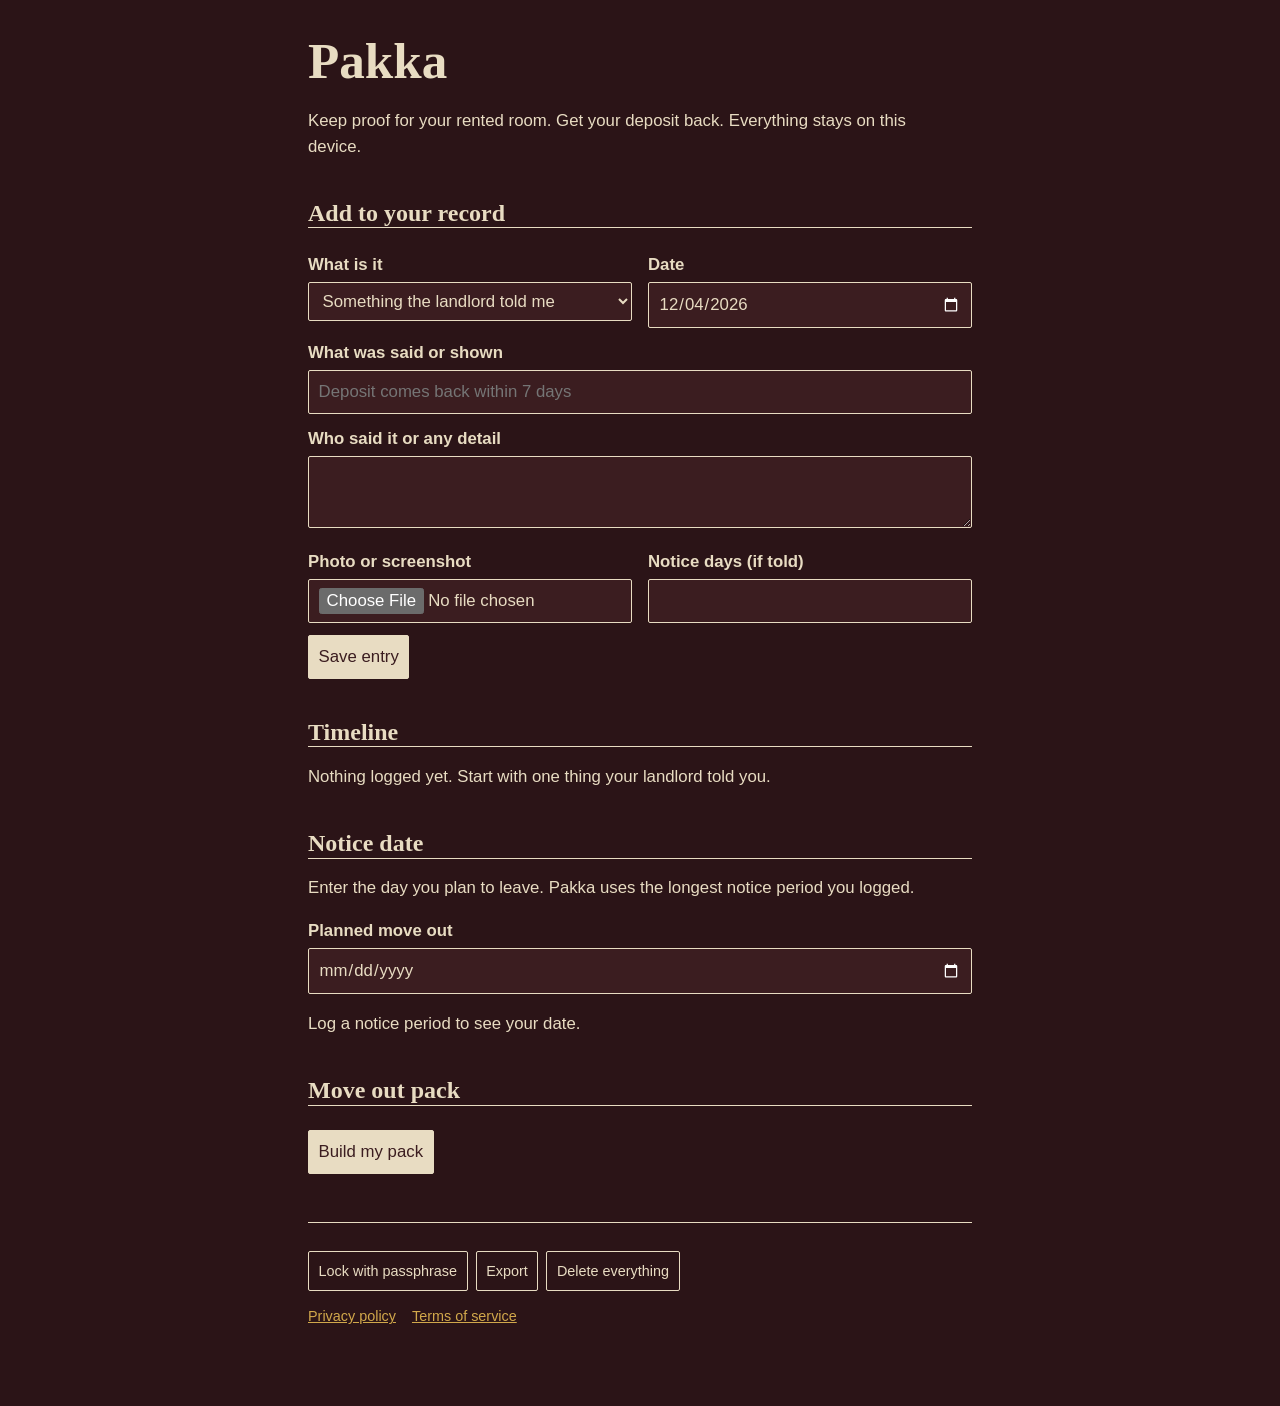
<file: index.html>
<!doctype html>
<html lang="en"><head><meta charset="utf-8">
<meta name="viewport" content="width=device-width,initial-scale=1">
<meta http-equiv="Content-Security-Policy" content="default-src 'none';img-src data: blob:;style-src 'self';script-src 'self';connect-src 'none';form-action 'none';base-uri 'none'">
<title>Pakka</title><link rel="stylesheet" href="style.css"></head><body>
<header><h1>Pakka</h1>
<p>Keep proof for your rented room. Get your deposit back. Everything stays on this device.</p></header>
<section id="lock" hidden class="noprint"><h2>Unlock</h2>
<form id="unlock"><label for="up">Passphrase</label><input id="up" type="password" autocomplete="off" required>
<button>Unlock</button><button type="button" class="quiet" id="wipe2">Delete everything</button><p id="lerr"></p></form></section>
<main>
<section class="noprint"><h2>Add to your record</h2>
<form id="f">
<div class="row"><div><label for="kind">What is it</label><select id="kind" name="kind">
<option value="term">Something the landlord told me</option><option value="photo">Room photo</option><option value="payment">Payment proof</option></select></div>
<div><label for="date">Date</label><input id="date" name="date" type="date" required></div></div>
<label for="what">What was said or shown</label><input id="what" name="what" required maxlength="140" placeholder="Deposit comes back within 7 days">
<label for="note">Who said it or any detail</label><textarea id="note" name="note" maxlength="500"></textarea>
<div class="row"><div><label for="pic">Photo or screenshot</label><input id="pic" name="pic" type="file" accept="image/*"></div>
<div><label for="days">Notice days (if told)</label><input id="days" name="days" type="number" min="0" max="365"></div></div>
<button>Save entry</button></form>
<p id="saveError" role="alert" aria-live="polite"></p>
<div id="busy" hidden><div class="sk"></div><div class="sk"></div></div></section>
<section><h2>Timeline</h2><div id="tl"><div class="sk"></div><div class="sk"></div><div class="sk"></div></div></section>
<section class="noprint"><h2>Notice date</h2>
<p>Enter the day you plan to leave. Pakka uses the longest notice period you logged.</p>
<label for="mv">Planned move out</label><input id="mv" type="date"><p id="nt"></p></section>
<section><h2>Move out pack</h2>
<button id="mk" class="noprint">Build my pack</button><button id="pr" class="quiet noprint" hidden>Print or save as PDF</button>
<div id="pack"></div></section>
</main>
<footer class="noprint"><button id="lk" class="quiet">Lock with passphrase</button><button id="ex" class="quiet">Export</button><button id="wipe" class="quiet">Delete everything</button>
<p><a href="privacy.html">Privacy policy</a><a href="terms.html">Terms of service</a></p></footer>
<script src="app.js"></script></body></html>
</file>
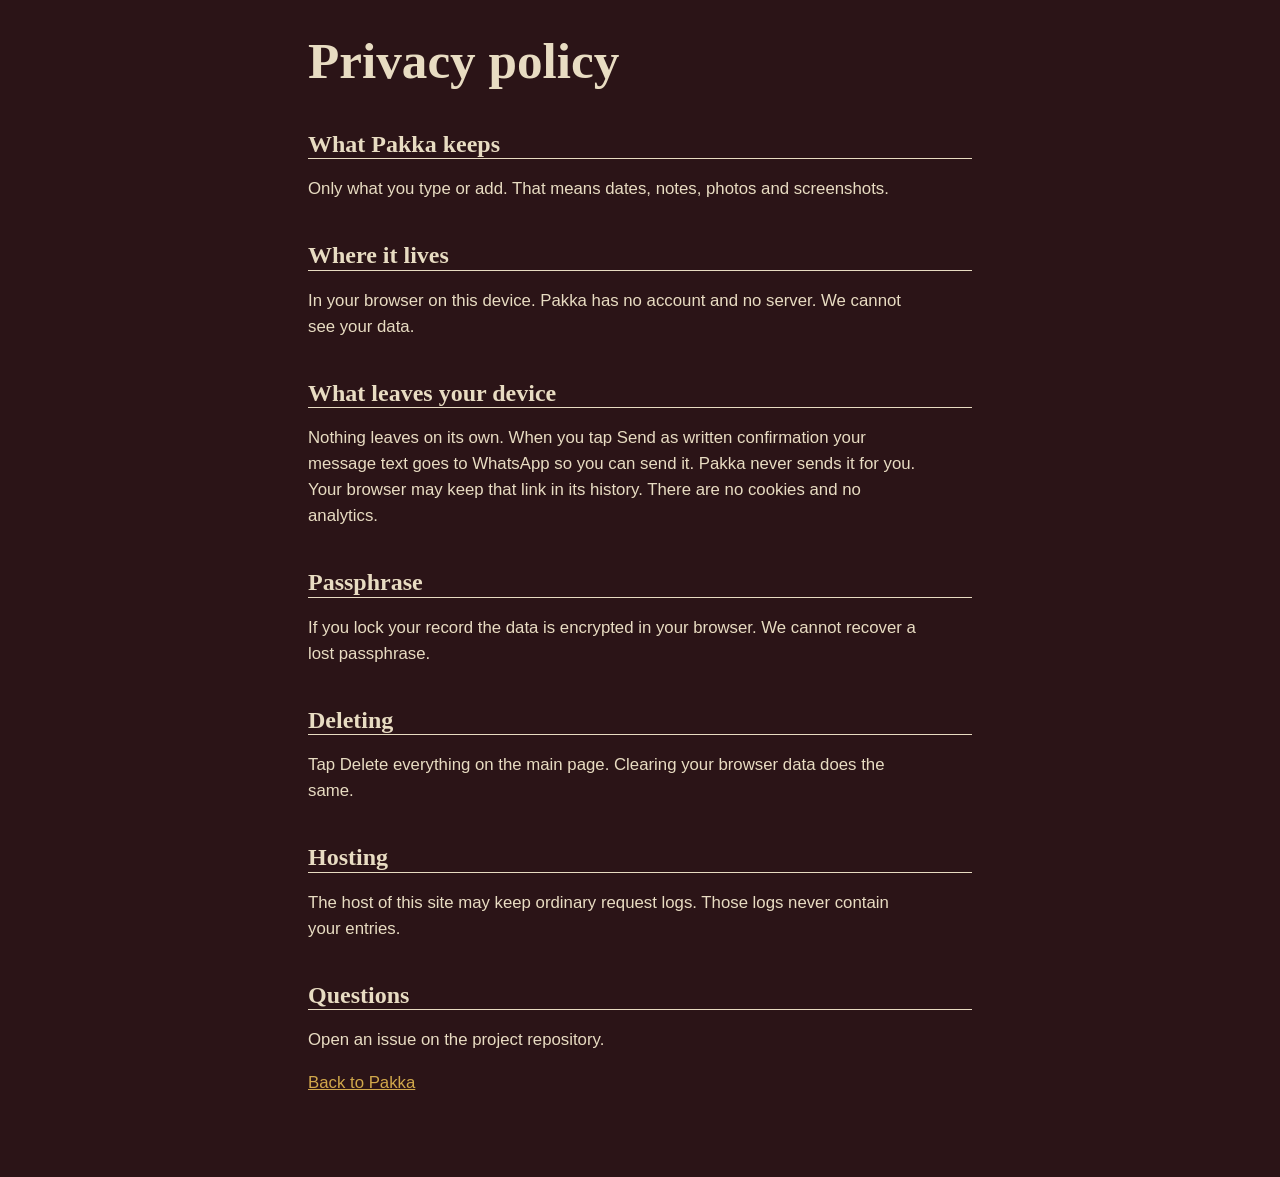
<file: privacy.html>
<!doctype html><html lang="en"><head><meta charset="utf-8"><meta name="viewport" content="width=device-width,initial-scale=1"><title>Privacy policy</title><link rel="stylesheet" href="style.css"></head><body>
<h1>Privacy policy</h1>
<h2>What Pakka keeps</h2><p>Only what you type or add. That means dates, notes, photos and screenshots.</p>
<h2>Where it lives</h2><p>In your browser on this device. Pakka has no account and no server. We cannot see your data.</p>
<h2>What leaves your device</h2><p>Nothing leaves on its own. When you tap Send as written confirmation your message text goes to WhatsApp so you can send it. Pakka never sends it for you. Your browser may keep that link in its history. There are no cookies and no analytics.</p>
<h2>Passphrase</h2><p>If you lock your record the data is encrypted in your browser. We cannot recover a lost passphrase.</p>
<h2>Deleting</h2><p>Tap Delete everything on the main page. Clearing your browser data does the same.</p>
<h2>Hosting</h2><p>The host of this site may keep ordinary request logs. Those logs never contain your entries.</p>
<h2>Questions</h2><p>Open an issue on the project repository.</p>
<p><a href="index.html">Back to Pakka</a></p></body></html>
</file>
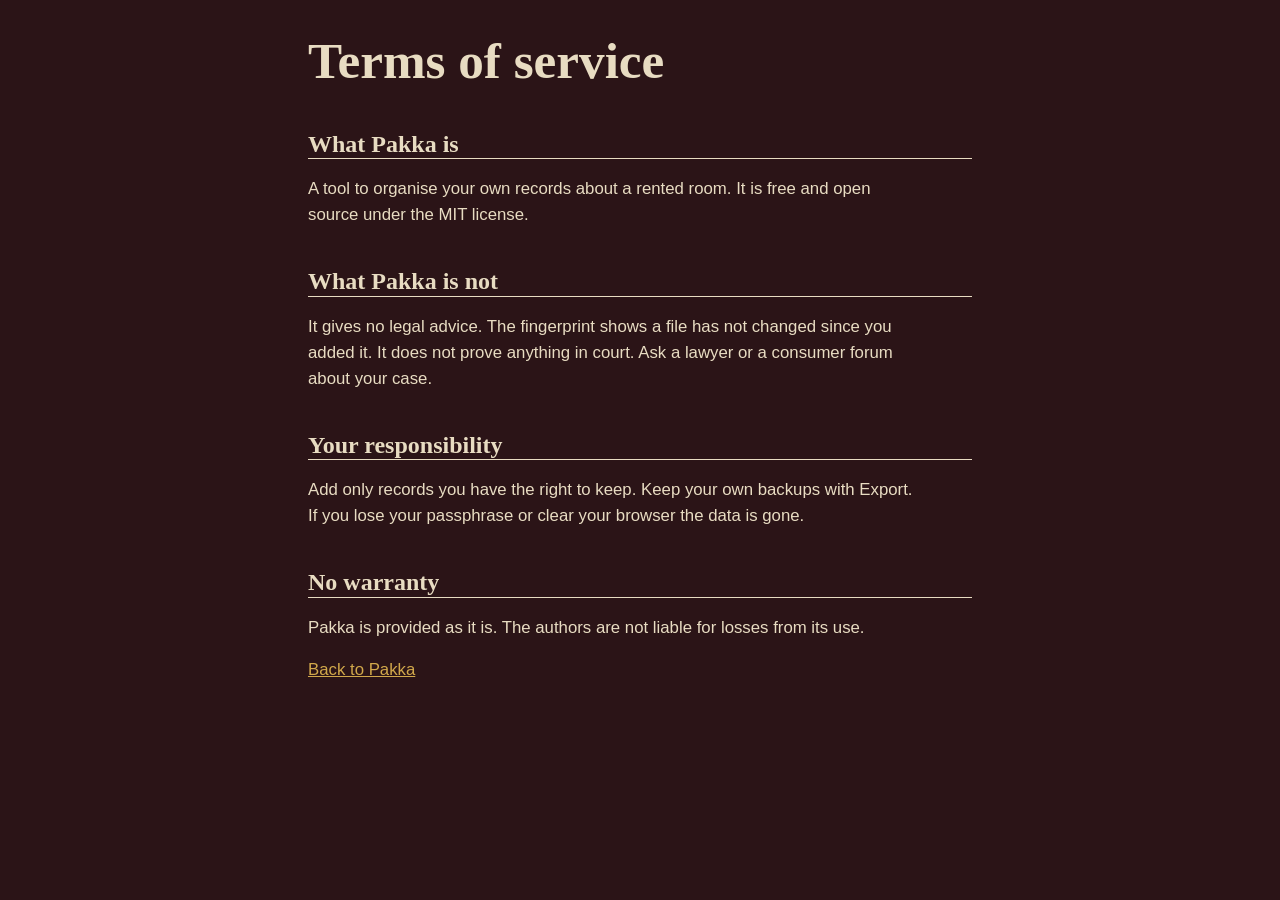
<file: terms.html>
<!doctype html><html lang="en"><head><meta charset="utf-8"><meta name="viewport" content="width=device-width,initial-scale=1"><title>Terms of service</title><link rel="stylesheet" href="style.css"></head><body>
<h1>Terms of service</h1>
<h2>What Pakka is</h2><p>A tool to organise your own records about a rented room. It is free and open source under the MIT license.</p>
<h2>What Pakka is not</h2><p>It gives no legal advice. The fingerprint shows a file has not changed since you added it. It does not prove anything in court. Ask a lawyer or a consumer forum about your case.</p>
<h2>Your responsibility</h2><p>Add only records you have the right to keep. Keep your own backups with Export. If you lose your passphrase or clear your browser the data is gone.</p>
<h2>No warranty</h2><p>Pakka is provided as it is. The authors are not liable for losses from its use.</p>
<p><a href="index.html">Back to Pakka</a></p></body></html>
</file>
<file: style.css>
:root{color-scheme:dark;--paper:#2B1417;--field:#3B1D20;--ink:#E8DCC2;--stamp:#D1A84B;--rule:#E8DCC240}
*{box-sizing:border-box}
html{background:var(--paper)}
body{margin:0 auto;max-width:44rem;padding:2rem 1.25rem 4rem;color:var(--ink);font:1.05rem/1.55 "IBM Plex Sans","Segoe UI",Helvetica,sans-serif}
h1,h2{font-family:Newsreader,"Iowan Old Style",Georgia,serif;font-weight:600;line-height:1.15}
h1{font-size:3.2rem;margin:0}
h2{font-size:1.5rem;margin:2.5rem 0 .75rem;border-bottom:1px solid var(--ink)}
p{max-width:38rem}
a{color:var(--stamp)}
:focus-visible{outline:2px solid var(--stamp);outline-offset:2px}
label{display:block;margin:.75rem 0 .25rem;font-weight:600}
input,select,textarea,button{font:inherit;color:var(--ink);border:1px solid var(--ink);border-radius:2px;background:var(--field);padding:.5rem .6rem;width:100%}
textarea{min-height:4.5rem}
button{width:auto;cursor:pointer;background:var(--ink);color:var(--field);margin:.75rem .5rem 0 0}
button.quiet{background:transparent;color:var(--ink)}
.row{display:flex;gap:1rem;flex-wrap:wrap}.row>div{flex:1 1 12rem}
.entry{display:grid;grid-template-columns:7.5rem 1fr;gap:1rem;padding:1rem 0;border-bottom:1px solid var(--rule)}
.stamp{border:2px solid var(--stamp);color:var(--stamp);padding:.25rem .4rem;text-align:center;font-weight:700;transform:rotate(-2deg);align-self:start;font-size:.9rem}
.kind{font-weight:700}
.entry img{max-width:100%;max-height:12rem;border:1px solid var(--ink);margin-top:.5rem}
.hash{font-family:"Courier New",monospace;font-size:.8rem;word-break:break-all}
.sk{height:1.2rem;margin:.6rem 0;background:var(--rule);animation:pulse 1.4s ease-in-out infinite}
@keyframes pulse{50%{opacity:.35}}
@media (prefers-reduced-motion:reduce){.sk{animation:none}}
.letter{white-space:pre-wrap;background:var(--field);border:1px solid var(--ink);padding:1rem}
footer{margin-top:3rem;border-top:1px solid var(--ink);padding-top:1rem;font-size:.9rem}
footer a{margin-right:1rem}
[hidden]{display:none!important}
@media (max-width:30rem){.entry{grid-template-columns:1fr}}
@media print{.noprint,footer,header{display:none!important}html{background:#fff}body{padding:0}}

@media print{:root{color-scheme:light;--paper:#fff;--field:#fff;--ink:#2B1417;--stamp:#7A5B14;--rule:#2B141733}}
</file>
